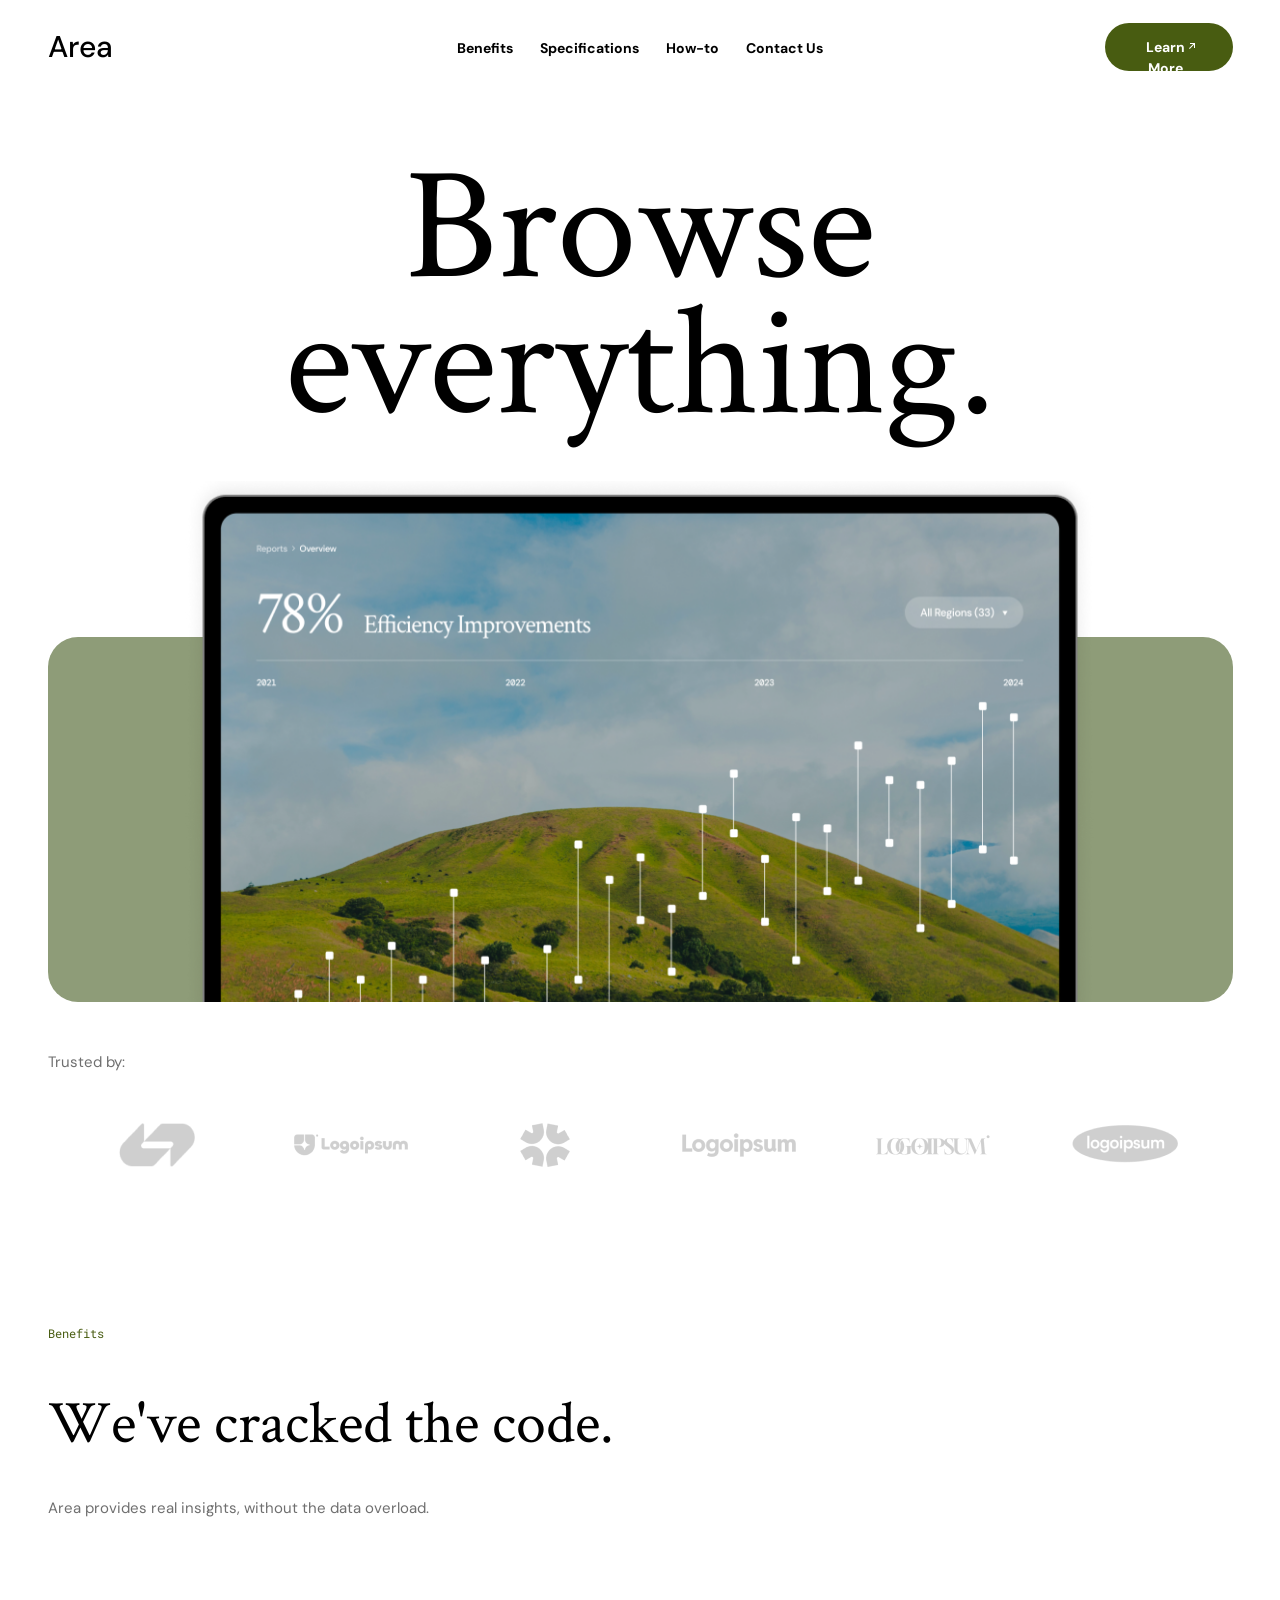
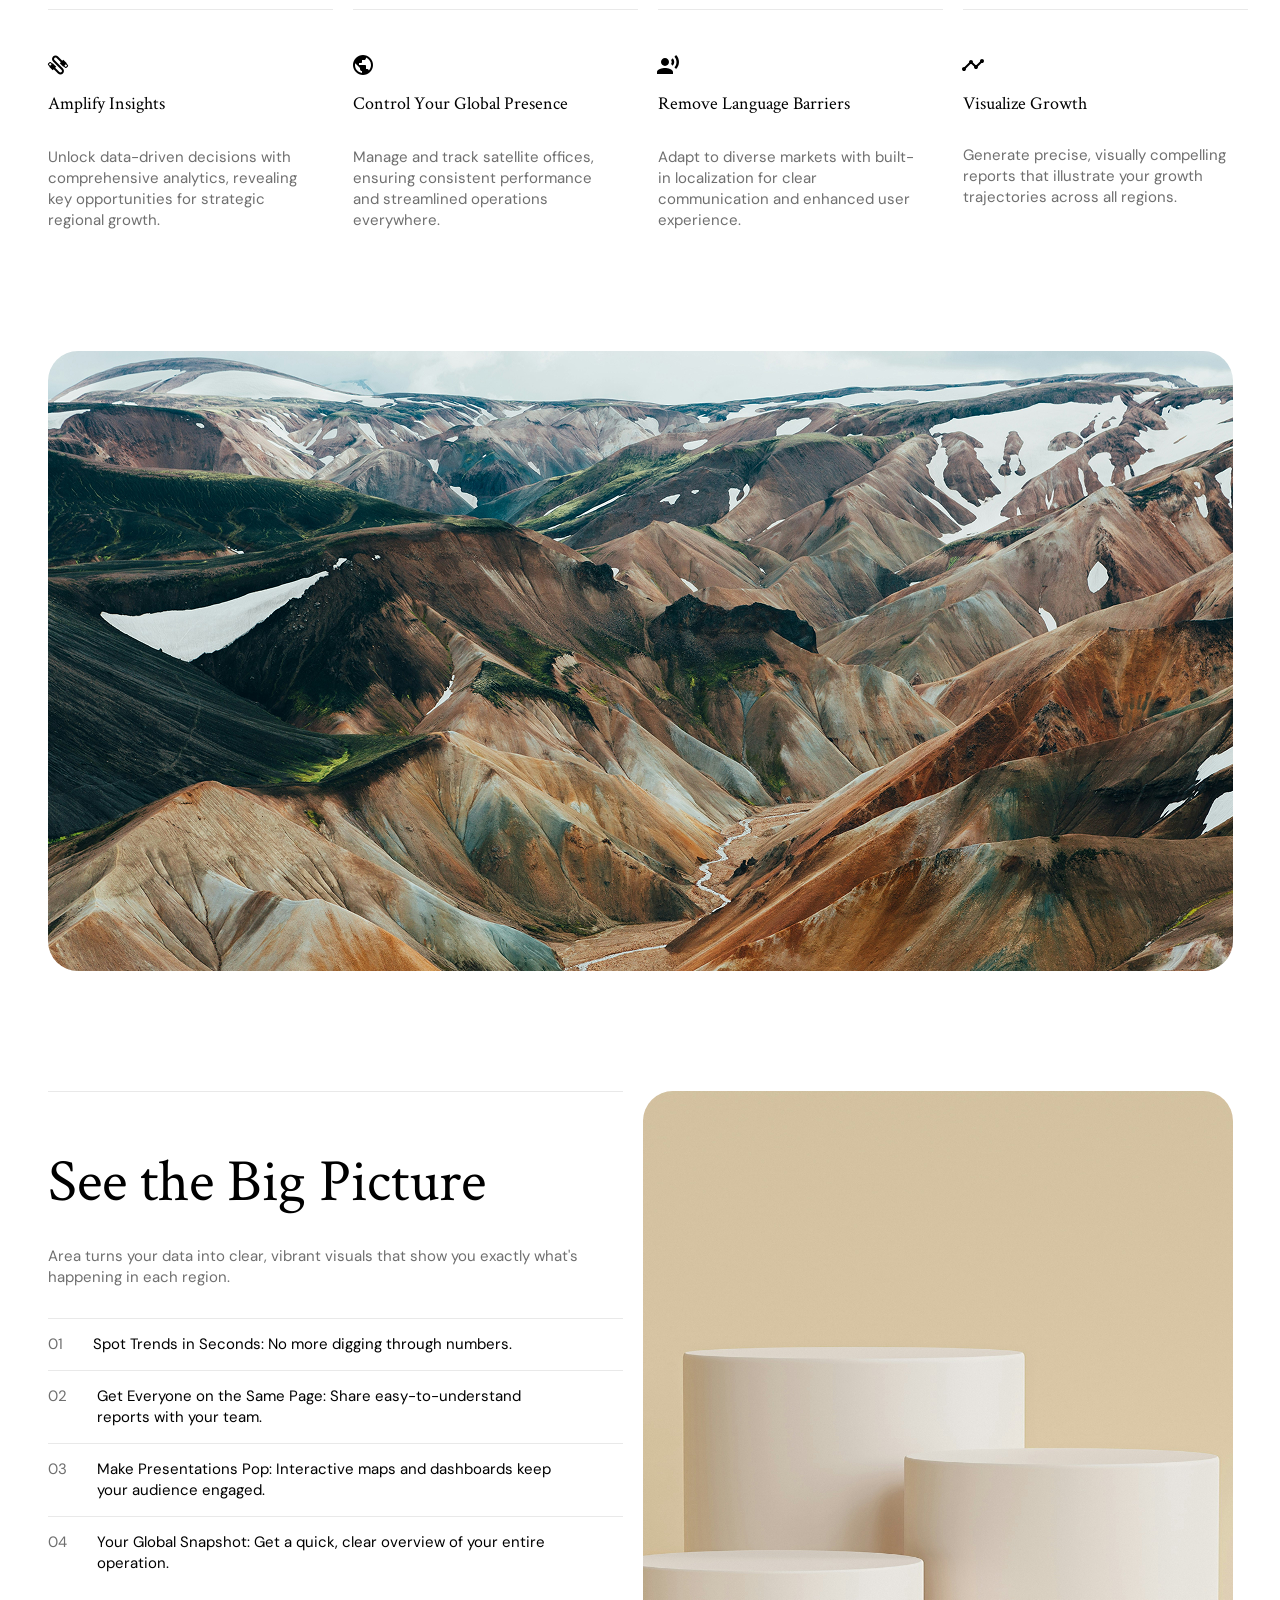
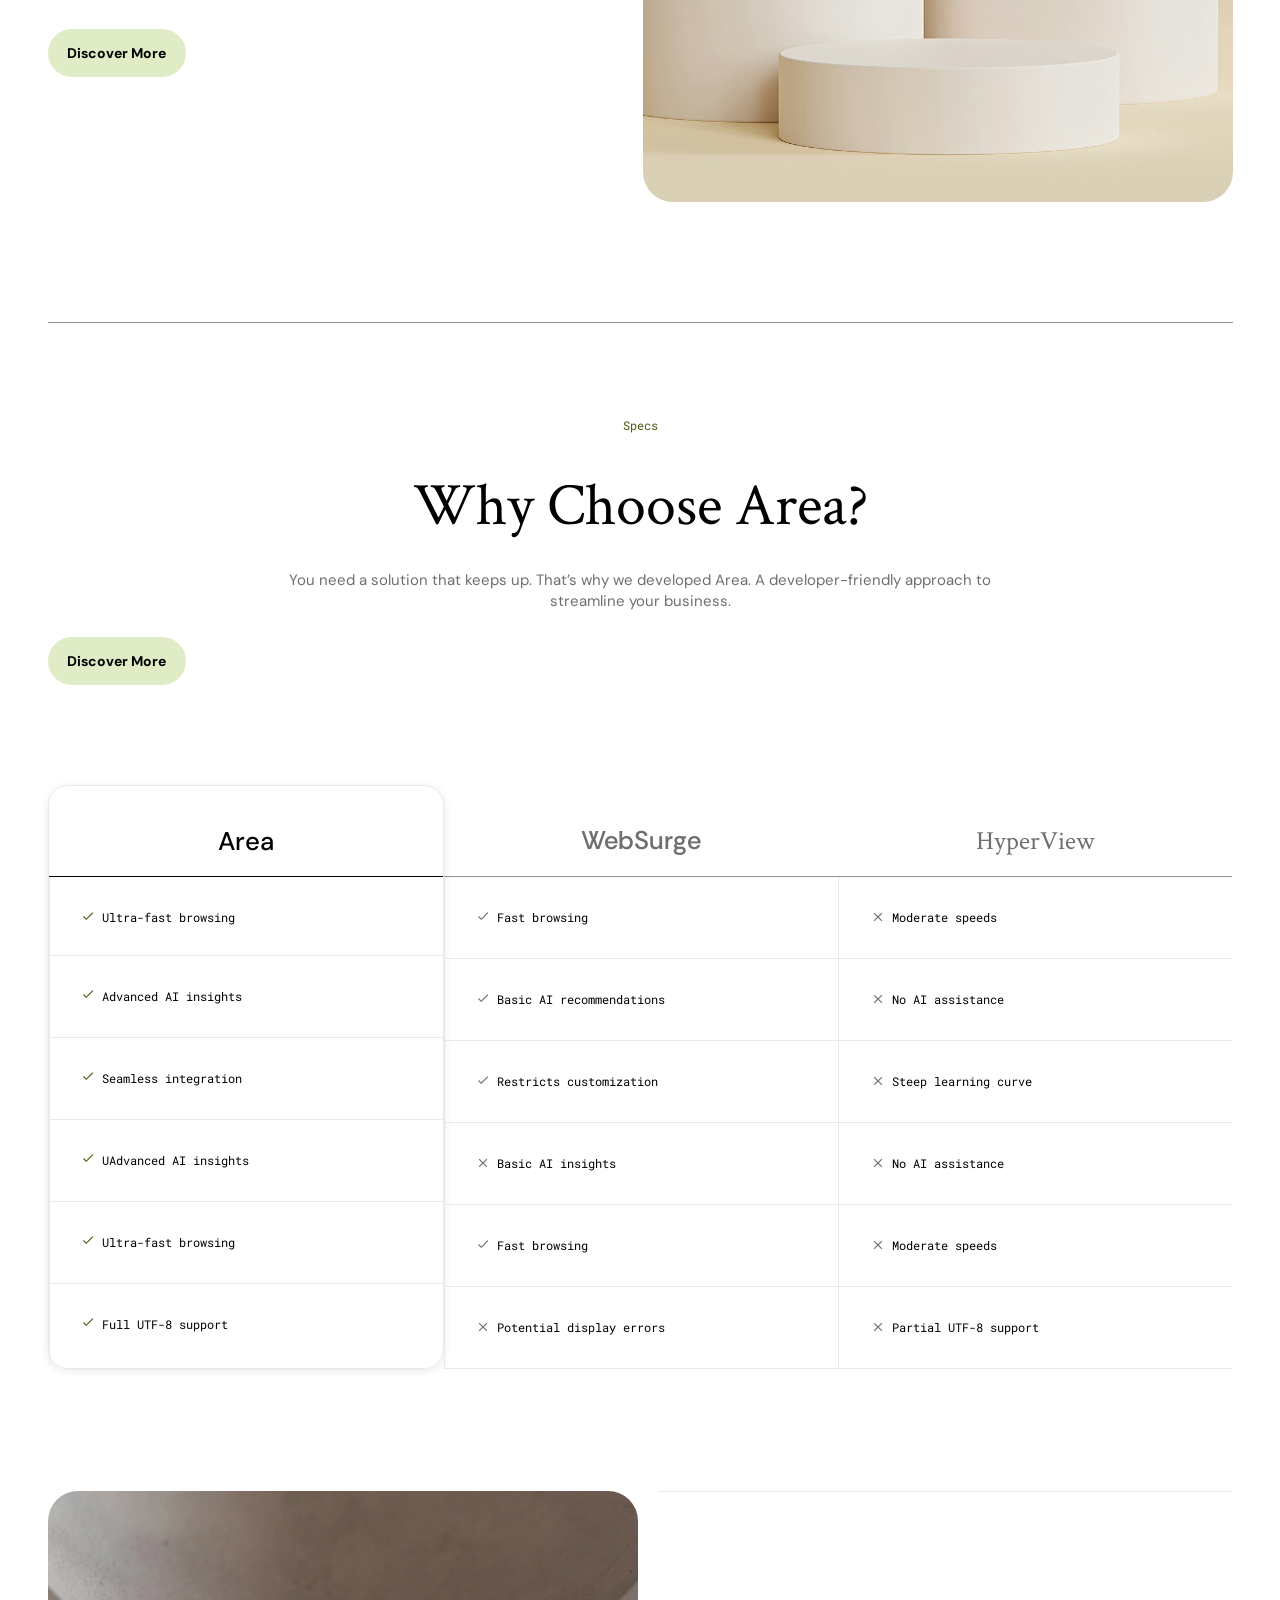
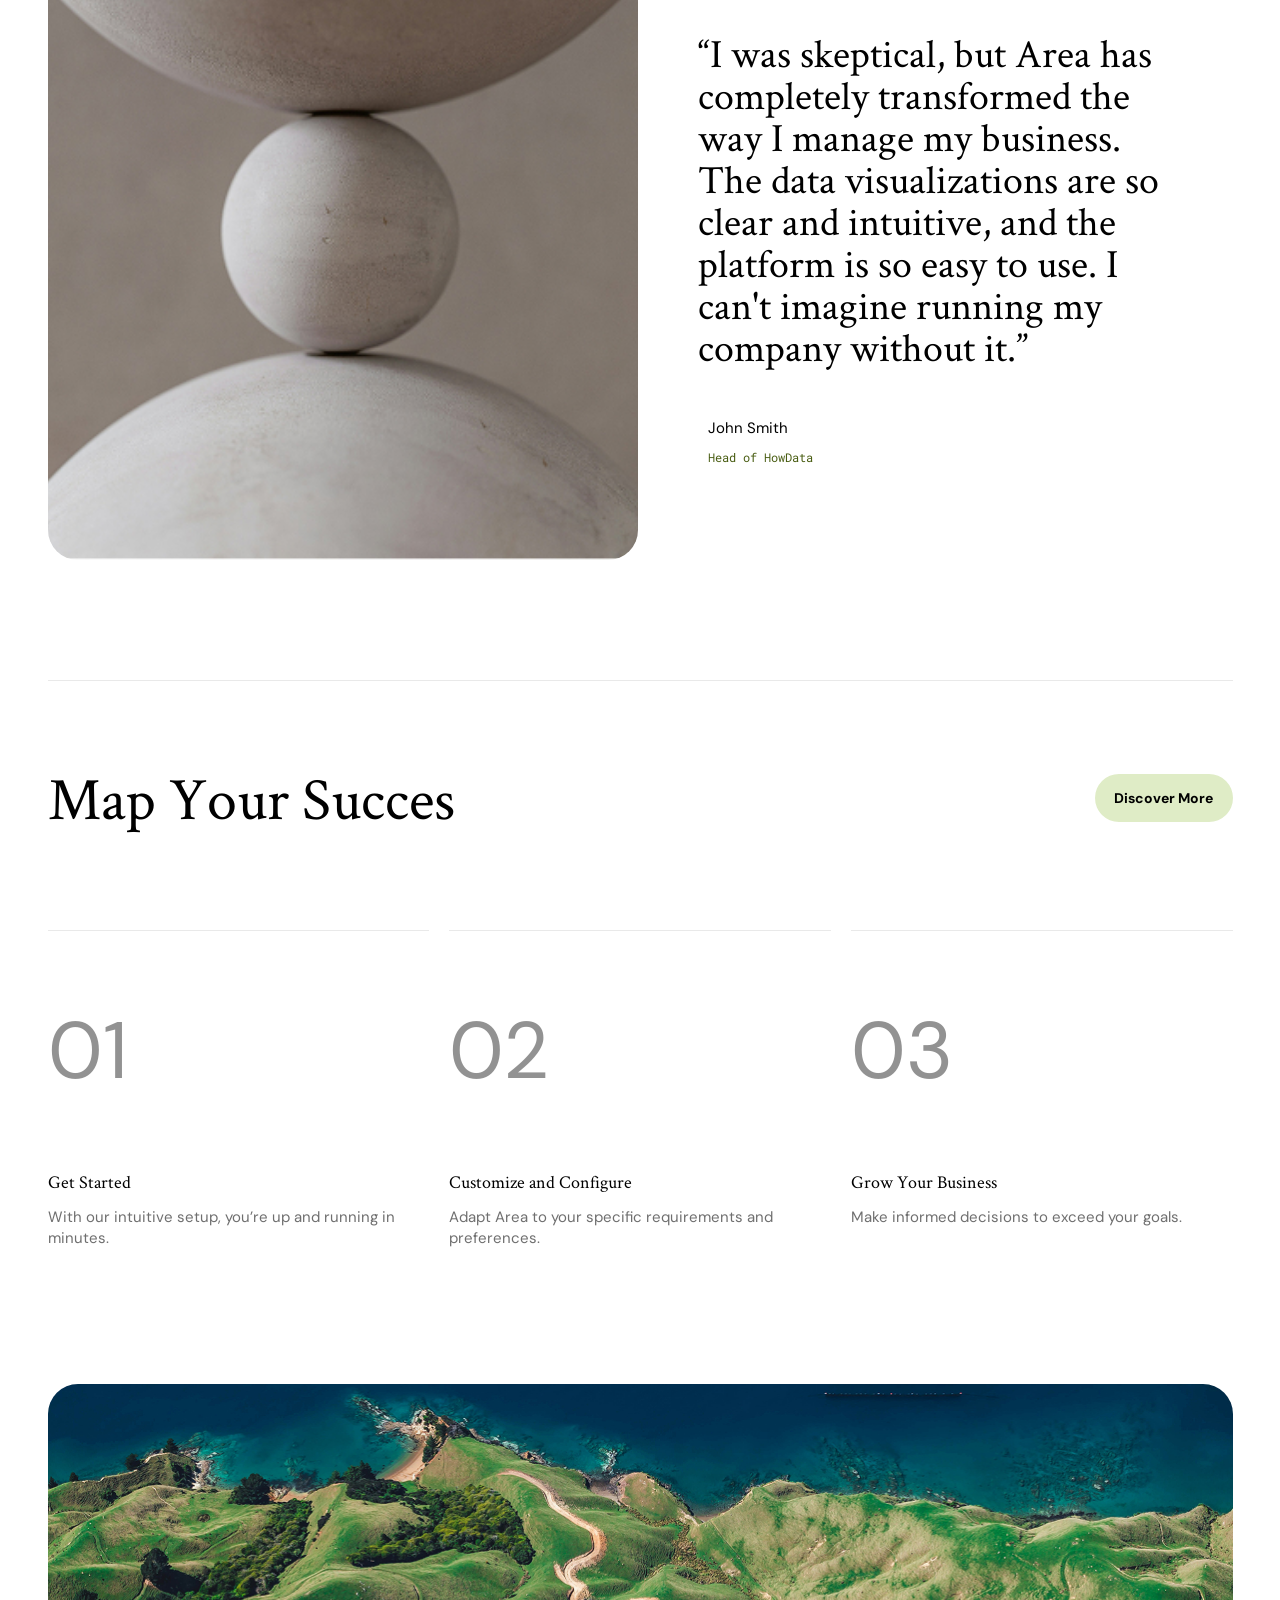
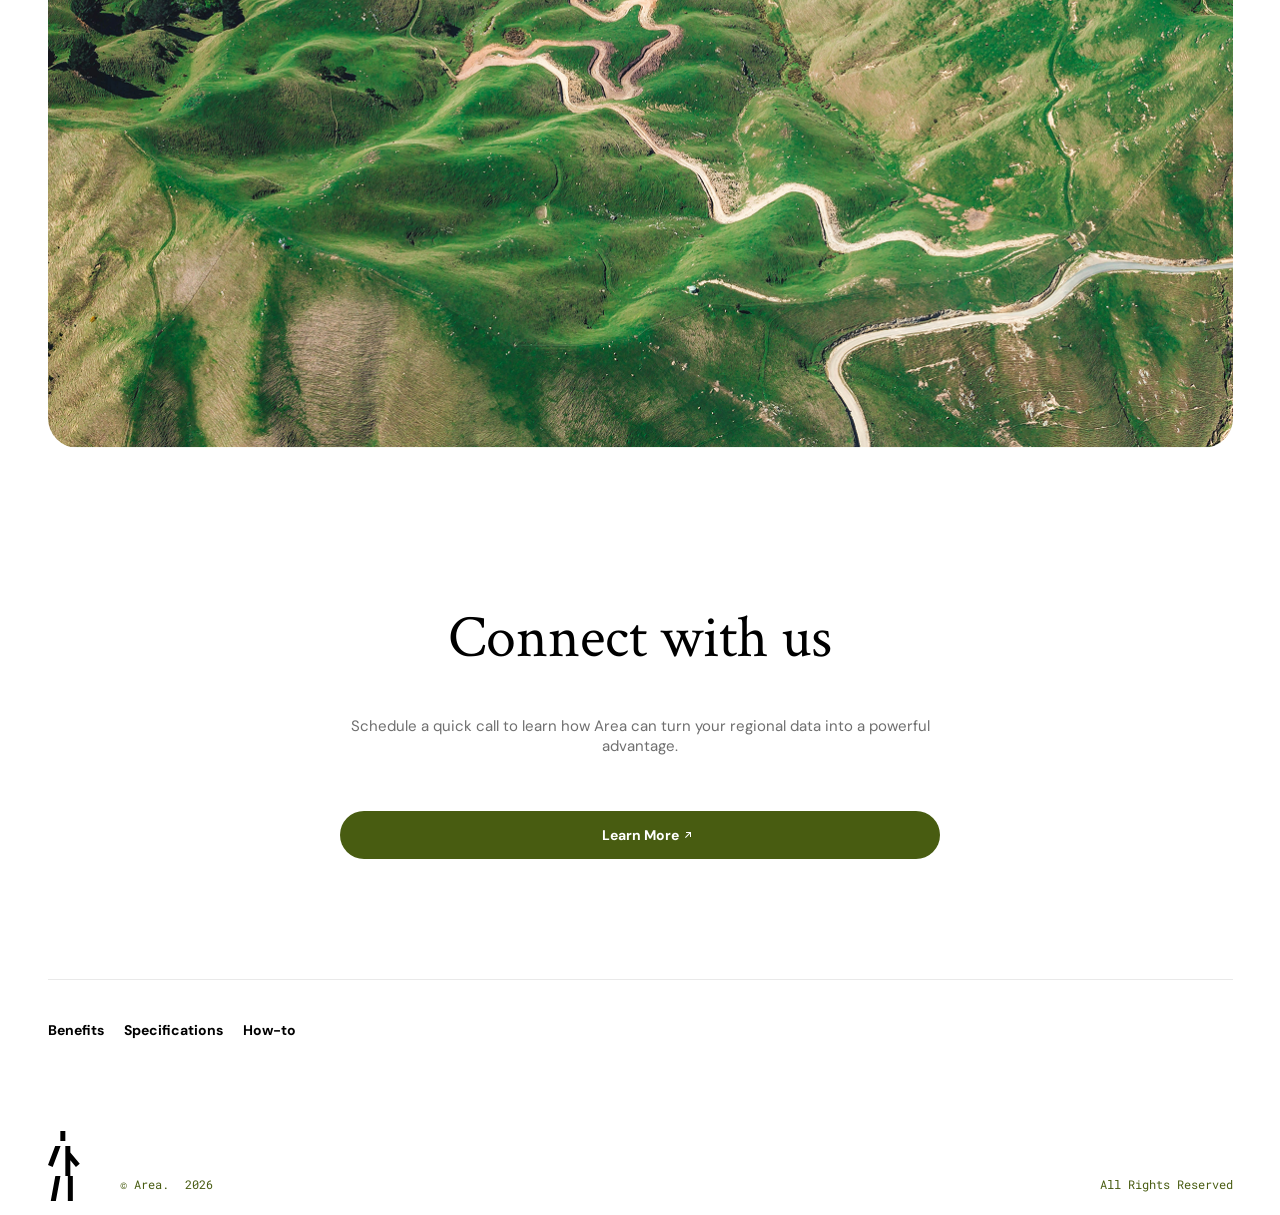
<file: index.html>
<!DOCTYPE html>
<html lang="en">

<head>
  <meta charset="UTF-8">
  <meta name="viewport" content="width=device-width, initial-scale=1.0">
  <title>Area</title>
  <link rel="stylesheet" href="css/fonts.css">
  <link rel="stylesheet" href="css/style.css">
  <link rel="stylesheet" href="css/reset.css">


</head>

<body>
  <div class="wrapper">
    <header class="header component">
      <section class="header-top">
        <div class="overlay" id="headerOverlay"></div>
        <div class="container">
          <article class="header-top--inner" id="headerTopInner">
            <section class="header-top--logo"><a href="/">Area</a></section>
            <nav class="header-top--nav" id="headerNav">
              <ul class="header-top--nav-list">
                <li class="header-top--nav-list--item" id="linkBenefits">
                  <a href="#benefits">Benefits</a>
                </li>
                <li class="header-top--nav-list--item" id="linkSpecifications">
                  <a href="#specs">Specifications</a>
                </li>
                <li class="header-top--nav-list--item" id="linkHow-to">
                  <a href="#steps">How-to</a>
                </li>
                <li class="header-top--nav-list--item" id="linkContactUs">
                  <a href="#contact">Contact Us</a>
                </li>
              </ul>
            </nav>
            <section class="header-top--btn btn" >
              <a href="#" class="header-top--btn-link link">Learn More</a>
            </section>
            <button class="header-top--burger" id="header-top--burger">
              <div class="header-top--burger-line header-top--burger-line1"></div>
              <div class="header-top--burger-line header-top--burger-line2"></div>
              <div class="header-top--burger-line header-top--burger-line3"></div>
            </button>
          </article>
        </div>
      </section>
      <section class="header-body">
        <div class="container">
          <article class="header-body--inner">
            <h1 class="header-body--title component">Browse everything.</h1>
            <section class="header-body--content">
              <picture class="header-body--picture component">
                <source media="(max-width: 745px)" srcset="images/iPhone.png">

                <img class="header-body--content-image" src="images/Ipad.png" alt="Efficency Improvements">
              </picture>
              <div class="header-body--content-color--block"></div>
            </section>
            <section class="header-body--company">
              <p class="header-body--company-paragraph paragraph">Trusted by:</p>
              <ul class="header-body--company-list">
                <li class="header-body--company-list--item"><img class="header-body--company-list--item-img"
                    src="images/Logo1.png" alt="Company"></li>
                <li class="header-body--company-list--item"><img class="header-body--company-list--item-img"
                    src="images/Logo2.png" alt="Company"></li>
                <li class="header-body--company-list--item"><img class="header-body--company-list--item-img"
                    src="images/Logo3.png" alt="Company"></li>
                <li class="header-body--company-list--item"><img class="header-body--company-list--item-img"
                    src="images/Logo4.png" alt="Company"></li>
                <li class="header-body--company-list--item"><img class="header-body--company-list--item-img"
                    src="images/Logo5.png" alt="Company"></li>
                <li class="header-body--company-list--item"><img class="header-body--company-list--item-img"
                    src="images/Logo6.png" alt="Company"></li>

              </ul>
            </section>
          </article>
        </div>

      </section>
    </header>
    <main class="main">
      <section class="benefits component" id="benefits">
        <div class="container">
          <article class="benefits-inner">
            <p class="benefits-caption caption">Benefits</p>
            <h2 class="benefits-title">We've cracked the code.</h2>
            <p class="benefits-paragraph paragraph">Area provides real insights, without the data overload.</p>
            <ul class="benefits-list">
              <li class="benefits-list--item">
                <h3 class="benefits-list--item-title" id="benefitsIcon1">Amplify Insights</h3>
                <p class="benefits-list--item-paragraph paragraph">Unlock data-driven decisions with comprehensive
                  analytics,
                  revealing key opportunities for strategic regional growth.</p>
              </li>
              <li class="benefits-list--item">

                <h3 class="benefits-list--item-title" id="benefitsIcon2">Control Your Global Presence</h3>
                <p class="benefits-list--item-paragraph paragraph">Manage and track satellite offices, ensuring
                  consistent
                  performance and streamlined operations everywhere.</p>
              </li>
              <li class="benefits-list--item">
                <h3 class="benefits-list--item-title" id="benefitsIcon3">Remove Language Barriers</h3>
                <p class="benefits-list--item-paragraph paragraph" id="benefits-list--item-paragraph3">Adapt to diverse
                  markets with built-in localization for clear
                  communication and enhanced user experience.</p>
              </li>
              <li class="benefits-list--item">
                <h3 class="benefits-list--item-title" id="benefitsIcon4">Visualize Growth</h3>
                <p class="benefits-list--item-paragraph paragraph" id="benefits-list--item-paragraph4">Generate precise,
                  visually compelling reports that illustrate
                  your growth trajectories across all regions.</p>
              </li>
            </ul>
            <section class="benefits-block"><img class="benefits-block--image" src="images/mountains.jpg"
                alt="mountains"></section>
            <section class="benefits-content component">
              <article class="benefits-content--text">
                <h2 class="benefits-content--text-title">See the Big Picture</h2>
                <p class="benefits-content--text-paragraph paragraph">Area turns your data into clear, vibrant visuals
                  that show you
                  exactly what's happening in each region.</p>
                <ul class="benefits-content--text-list">
                  <li class="benefits-content--text-list--item">
                    <p class="benefits-content--text-list--item-number paragraph">01</p>
                    <p class="benefits-content--text-list--item-sentence">
                      Spot Trends in Seconds: No more digging through numbers.
                    </p>
                  </li>
                  <li class="benefits-content--text-list--item">
                    <p class="benefits-content--text-list--item-number paragraph">02</p>
                    <p class="benefits-content--text-list--item-sentence">
                      Get Everyone on the Same Page: Share easy-to-understand reports with your team.
                    </p>
                  </li>
                  <li class="benefits-content--text-list--item">
                    <p class="benefits-content--text-list--item-number paragraph">03</p>
                    <p class="benefits-content--text-list--item-sentence">
                      Make Presentations Pop: Interactive maps and dashboards keep your audience engaged.
                    </p>
                  </li>
                  <li class="benefits-content--text-list--item">
                    <p class="benefits-content--text-list--item-number paragraph">04</p>
                    <p class="benefits-content--text-list--item-sentence">
                      Your Global Snapshot: Get a quick, clear overview of your entire operation.
                    </p>
                  </li>
                </ul>
                <div class="benefits-content--text-btn btn"><a class="benefits-content--text-btn--link link"
                    href="#">Discover More</a></div>
              </article>
              <div class="benefits-content--block"><img class="benefits-content--block-image" src="images/cylinders.jpg"
                  alt="cylinders"> </div>
            </section>
          </article>
        </div>
      </section>
      <section class="specs component" id="specs">
        <div class="container">
          <article class="specs-inner">
            <p class="specs-caption caption">Specs</p>
            <h2 class="specs-title">Why Choose Area?</h2>
            <p class="specs-paragraph paragraph">You need a solution that keeps up. That’s why we developed Area. A
              developer-friendly approach to streamline your business. </p>
            <div class="specs-btn btn"><a class="specs-btn--link link" href="#">Discover More</a></div>
            <section class="specs-content">
              <ul class="specs-content--list">
                <li class="specs-content--list-item specs-content--list-item--Area">
                  <h3 class="specs-content--list-item--title specs-content--list-item--title-Area">Area</h3>
                  <ul class="specs-content--list-item--list specs-content--list-item--list-Area">
                    <li class="specs-content--list-item--list-item specs-content--list-item--list-item--Area">Ultra-fast
                      browsing</li>
                    <li class="specs-content--list-item--list-item specs-content--list-item--list-item--Area">Advanced
                      AI insights</li>
                    <li class="specs-content--list-item--list-item specs-content--list-item--list-item--Area">Seamless
                      integration</li>
                    <li class="specs-content--list-item--list-item specs-content--list-item--list-item--Area">UAdvanced
                      AI insights</li>
                    <li class="specs-content--list-item--list-item specs-content--list-item--list-item--Area">Ultra-fast
                      browsing</li>
                    <li class="specs-content--list-item--list-item specs-content--list-item--list-item--Area">Full UTF-8
                      support</li>
                  </ul>
                </li>
                <li class="specs-content--list-item specs-content--list-item2">
                  <h3 class="specs-content--list-item--title">WebSurge</h3>
                  <ul class="specs-content--list-item--list">
                    <li class="specs-content--list-item--list-item">Fast browsing</li>
                    <li class="specs-content--list-item--list-item">Basic AI recommendations</li>
                    <li class="specs-content--list-item--list-item">Restricts customization</li>
                    <li class="specs-content--list-item--list-item" id="specs-content--list-item--list-itemNon">Basic AI
                      insights</li>
                    <li class="specs-content--list-item--list-item">Fast browsing</li>
                    <li class="specs-content--list-item--list-item" id="specs-content--list-item--list-itemNon">
                      Potential display errors</li>
                  </ul>
                </li>
                <li class="specs-content--list-item specs-content--list-item3">
                  <h3 class="specs-content--list-item--title">HyperView</h3>
                  <ul class="specs-content--list-item--list">
                    <li class="specs-content--list-item--list-item" id="specs-content--list-item--list-itemNon">Moderate
                      speeds</li>
                    <li class="specs-content--list-item--list-item" id="specs-content--list-item--list-itemNon">No AI
                      assistance</li>
                    <li class="specs-content--list-item--list-item" id="specs-content--list-item--list-itemNon">Steep
                      learning curve</li>
                    <li class="specs-content--list-item--list-item" id="specs-content--list-item--list-itemNon">No AI
                      assistance</li>
                    <li class="specs-content--list-item--list-item" id="specs-content--list-item--list-itemNon">Moderate
                      speeds</li>
                    <li class="specs-content--list-item--list-item" id="specs-content--list-item--list-itemNon">Partial
                      UTF-8 support</li>
                  </ul>
                </li>
              </ul>
            </section>
            <section class="specs-quote component" >
              <div class="specs-quote--block"><img src="images/ball.jpg" class="specs-quote--block-image" alt=""></div>
              <article class="specs-quote--content">
                <blockquote class="specs-quote--blockquote">
                  <p class="specs-quote--blockquote-quote">
                    “I was skeptical, but Area has completely transformed the way I manage my business. The data
                    visualizations are so clear and intuitive, and the platform is so easy to use. I can't imagine
                    running
                    my company without it.”
                  </p>
                </blockquote>
                <p class="specs-quote--blockquote-paragraph paragraph">John Smith</p>
                <p class="specs-quote--blockquote-caption caption">Head of HowData</p>
              </article>
            </section>
          </article>
        </div>
      </section>
      <section class="steps component" id="steps">
        <div class="container">
          <article class="steps-inner">
            <section class="steps-title">
              <h2 class="steps-title--text">Map Your Succes</h2>
              <div class="steps-title--btn btn"><a href="#" class="steps-title--btn--link link">Discover More</a></div>
            </section>
            <ul class="steps-list">
              <li class="steps-list--item">
                <p class="steps-list--item--numb">01</p>
                <h4 class="steps-list--item-title">Get Started</h4>
                <p class="steps-list--item-caption">With our intuitive setup, you’re up and running in minutes.</p>
              </li>
              <li class="steps-list--item">
                <p class="steps-list--item--numb">02</p>
                <h4 class="steps-list--item-title">Customize and Configure</h4>
                <p class="steps-list--item-caption">Adapt Area to your specific requirements and preferences.</p>
              </li>
              <li class="steps-list--item">
                <p class="steps-list--item--numb">03</p>
                <h4 class="steps-list--item-title">Grow Your Business</h4>
                <p class="steps-list--item-caption">Make informed decisions to exceed your goals.</p>
              </li>
            </ul>
            <section class="steps-list--item-block component">
              <img class="steps-list--item-block--img" src="images/beach.jpg" alt="Beach">
            </section>
          </article>
        </div>
      </section>
      <section class="contact component" id="contact">
        <div class="container contact-container">
          <article class="contact-inner">
            <h2 class="contact-title">Connect with us</h2>
            <p class="contact-caption">Schedule a quick call to learn how Area can turn your regional data into a
              powerful advantage.</p>
            <div class="contact-btn btn"><a class="contact-btn--link link" href="#">Learn More</a></div>
          </article>
        </div>
      </section>
    </main>
    <footer class="footer component" >
      <div class="container">
        <article class="footer-inner">
          <nav class="footer-nav">
            <ul class="footer-nav--list">
              <li class="footer-nav--list-item">
                <a href="#benefits" class="footer-nav--list-item--link">Benefits</a>
              </li>
              <li class="footer-nav--list-item">
                <a href="#specs" class="footer-nav--list-item--link">Specifications</a>
              </li>
              <li class="footer-nav--list-item">
                <a href="#steps" class="footer-nav--list-item--link">How-to</a>
              </li>
            </ul>
          </nav>
          <section class="footer-text">
            <a class="footer-text--logo" href="#top"><img src="images/icons/Logo.svg" alt=""></a>
            <p class="footer-text--copyright">© Area. </p>
            <p class="footer-text--copyright footer-text--copyright2">2026</p>
            <p class="footer-text--rights">All Rights Reserved</p>
          </section>
        </article>
      </div>
    </footer>
  </div>

</body>
  <script src="scripts/main.js" defer></script>
</html>
</file>
<file: css/fonts.css>
:root {
  --font-family: "Crimson Text", serif;
  --second-family: "DMSans-Regular", sans-serif;
  --third-family: "RobotoMono", sans-serif;
  --fourth-family: "DMSans-Bold", sans-serif; 
  --fifth-family: "DMSans-Medium", sans-serif;
  --sixth-family:"RedditMono", sans-serif;
  --seventh-family:"RethinkSans", sans-serif;
}

@font-face {
  font-family: 'Crimson Text';   /* явно, как в :root */
  font-weight: 400;
  font-style: normal;
  src: local('☺'),    
       url('../fonts/CrimsonText-Regular.woff2') format('woff2'),
       url('../fonts/CrimsonText-Regular.woff') format('woff'),
       url('../fonts/CrimsonText-Regular.otf') format('opentype');
  font-display: swap;
}

@font-face {
  font-family: "DMSans-Regular";
  font-weight: 400;
  font-style: normal;
  src: local('☺'),    
       url('../fonts/DMSans-Regular.woff') format('woff2'),
       url('../fonts/DMSans-Regular.woff') format('woff');
  font-display: swap;
}
@font-face {
  font-family: "DMSans-Medium";
  font-weight: 500;
  font-style: normal;
  src: local('☺'),    
       url('../fonts/DMSans-Medium.woff2') format('woff2'),
       url('../fonts/DMSans-Medium.woff') format('woff');
  font-display: swap;
}
@font-face {
  font-family: "DMSans-Bold";
  font-weight: 700;
  font-style: normal;
  src: local('☺'),    
       url('../fonts/DMSans-Bold.woff2') format('woff2'),
       url('../fonts/DMSans-Bold.woff') format('woff');
  font-display: swap;
}

@font-face {
  font-family: "RobotoMono";
  font-weight: 400;
  font-style: normal;
  src: local('☺'),    
       url('../fonts/RobotoMono-Regular.woff2') format('woff2'),
       url('../fonts/RobotoMono-Regular.woff') format('woff'),
       url('../fonts/RobotoMono-Regular.otf') format('opentype');
  font-display: swap;
}
@font-face {
  font-family: "RedditMono";
  font-weight: 500;
  font-style: normal;
  src: local('☺'),    
       url('../fonts/RedditMono-Medium.woff2') format('woff2'),
       url('../fonts/RedditMono-Medium.woff') format('woff');
  font-display: swap;
}
@font-face {
  font-family: "RethinkSans";
  font-weight: 500;
  font-style: normal;
  src: local('☺'),    
       url('../fonts/RethinkSans-Medium.woff2') format('woff2'),
       url('../fonts/RethinkSans-Medium.woff') format('woff');
  font-display: swap;
}
</file>
<file: css/style.css>
html{
  font-size: 15px;
  font-family: var(--font-family);
  line-height: 140%;
  letter-spacing: -0.5%;
  scroll-behavior: smooth;

}
.overlay{
  z-index: -100;
  background-color: #000;
  width: 100vw;
  height: 100vh;
  position: fixed;
  opacity: 0;
  top: 0;
  left: 0;
}
.component{
  opacity: 0;
  transition:  0.6s ease-out;
}
.component.visible{
  opacity: 1;
}

.wrapper{
  min-height: 100vh;
}

.container{
  margin: 0 auto;
  max-width: 79rem;
  padding: 0 25px;
}

.btn{
  border-radius: 2rem;
  background-color: #485C11;
  width: 128px;
  height: 48px;
  text-align: center;
  display: flex;
  justify-content: center;
  transition: .3s;
}
.btn:hover{
  background-color: #8E9C78;
}
.paragraph{
  color: #6F6F6F;
  font-family: var(--second-family);
}
.caption{
  font-size:12px;
  color: #485C11;
  font-family: var(--third-family);
  font-weight: 400;
}
.link{
  padding: 14px 18px;
  position:relative;
  transition: .3s;
  letter-spacing: -2.5%;
  font-family: var(--fourth-family);
  font-size: 14px;
  letter-spacing: -2.5%;
  font-weight: bold;
}
/* ------------------------- */


.header-top--inner{
  display: flex;
  justify-content: space-between;
  align-items: center;
  margin-top: 1rem;
  position: relative;
  margin-top: 1.5rem;
}

.header-top--logo{
  font-family: var(--fifth-family);
  font-weight: medium;
  font-size: 30px;
  line-height: 120%;
  letter-spacing: -5%;
}

.header-top--nav{
  border-radius: 30px;
  position: fixed;
  top: 2.35%;
  right: 50%;                 /* сдвигаем левый край в центр */
  transform: translateX(50%);
  z-index: 5;
  padding: 3px 30px;
  backdrop-filter: blur(15px);
  min-width: 353px;
}

.header-top--nav-list{
  display: flex;
  gap: 1.8rem;
  font-family: var(--fourth-family);
  font-size: 14px;
  font-weight: bold;
  letter-spacing: -2.5%;
}

.header-top--nav-list--item{
  transition: .3s;
}
.header-top--nav-list--item:hover{
  opacity: 0.6;
}

.header-top--btn-link{
  padding: 14px 24px;
  color: #ffffff;
  margin-right: 6px;
}
#mobileBtn{
  display: none;
}

.header-top--btn-link::after{
  content: "";
  display: inline-block;
  width: 7px;
  height: 20px;
  background-image: url("../images/icons/Arrow.svg");
  background-repeat: no-repeat;
  margin-left: 6px; 
  top: 29%;
  position: absolute;
  transition: .3s;
}
.header-top--btn-link:hover::after{
  top: 21%;
}
.header-top--burger{
  display: none;
  border: none;
  width:40px;
  height: 40px;
  flex-direction: column;
  justify-content: space-between;
  align-items: center;
  padding: 12px 3px;
  background-color: #ffffff;
  cursor: pointer;
  transition: .3s;
  border-radius: 20px;
  right: 33px;
  position: fixed;
}
.header-top--burger-line{
  width: 18px;
  border-radius: 1px;
  height: 2px;
  background-color: #000;
  transition: 0.4s ease;
  transform-origin:center ;
}

.active .header-top--burger-line1{
  transform: rotate(45deg) translate( 5px,5px);
  width: 24px;
}
.active .header-top--burger-line2{
  transform: scale(0);
}
.active .header-top--burger-line3{
  transform: rotate(-45deg) translate(5px, -4px);
  width: 24px;
}



.header-body{
  padding-bottom: 8.66rem;
}

.header-body--title{
  text-align: center;
  font-size: 160px;
  font-weight: 400;
  line-height: 85%;
  letter-spacing: -5%;
  margin: 80px 0 58px 0;
  transition: 1.5s;
}
.header-body--title.component{
  transform: translateY(0.5rem);
}
.header-body--title.component.visible{
  transform: translateY(0);
}
.header-body--content{
  display: flex;
  width: auto;
  height: 24rem;
  padding-top: clamp(3rem,12vw,12rem);
  position: relative;
  overflow: hidden;
  margin-bottom: 50px;
  justify-content: center;
  align-items: center;
  padding-bottom: 0.5rem;
}

.header-body--content-image{

  width: clamp(650px, 68vw, 900px);
  height: clamp(453px, 58vw, 650px);
  transform: scale(1.05);

}
.header-body--picture{
  transition: 1.5s;
}
.header-body--picture.component{
  transform: translateY(5rem);
}
.header-body--picture.component.visible{
  transform: translateY(0);
}

.header-body--content-color--block{
  position: absolute;
  height: 24.3rem;
  background-color: #8E9C78;
  border-radius: 30px;
  width: 100%;
  z-index: -1;
  bottom: 0;
}

.header-body--company-list{
  display: flex;
  justify-content: center;
  gap: 40px 80px;
  align-items: center;
  margin-top: 50px;
  flex-wrap: wrap;
}

.header-body--company-list--item{
  cursor: pointer;
  transition: .3s;
  max-height: 44px;         /* ограничиваем высоту, ширина авто */
  width: auto;
}
.header-body--company-list--item:hover{
  filter: invert(2);
}

/* ----------  Benefits  -------------- */
.benefits{
  margin-bottom: 120px;
}

.benefits-title{
  font-size: 60px;
  line-height: 90%;
  letter-spacing: -3%;
  font-weight: 400;
  margin: 50px 0;
}


.benefits-list{
  display: grid;
  justify-content: space-between;
  margin-top: 6rem;
  padding-left: 0;
  margin-bottom: 7rem;
  gap: 20px;
  grid-template-columns: repeat(4, 1fr); 
}

.benefits-list--item{
  border-top: 1px rgba(111,111,111, 0.15) solid;
  padding-top: 4rem;
  box-sizing: border-box;
  min-width:285px;
  
}

.benefits-list--item-title{
  font-size: 18px;
  line-height: 100%;
  letter-spacing: -3%;
  font-weight: 400;
  position: relative;
  margin: 24px 0 20px 0;
}

.benefits-list--item-title::before{
  content: "";
  width: 28px;
  height: 28px;
  background-image: url('../images/icons/Cable\ icon.svg');
  background-repeat: no-repeat;
  display: inline-block;
  position: absolute;
  bottom: 24px;
  left: 2%;
  transform: scale(1.5);
}

#benefitsIcon2::before{
  content: "";
  width: 28px;
  height: 28px;
  background-image: url('../images/icons/Earth\ icon.svg');
  background-repeat: no-repeat;
  display: inline-block;
  position: absolute;
  bottom: 24px;
  left: 2%;
  transform: scale(1.5);
}

#benefitsIcon3::before{
  content: "";
  width: 28px;
  height: 28px;
  background-image: url('../images/icons/Account\ icon.svg');
  background-repeat: no-repeat;
  display: inline-block;
  position: absolute;
  bottom: 24px;
  left: 2%;
  transform: scale(1.5);
}

#benefitsIcon4{
  margin-bottom: 18px;
}
#benefitsIcon4::before{
  content: "";
  width: 28px;
  height: 28px;
  background-image: url('../images/icons/Chart\ icon.svg');
  background-repeat: no-repeat;
  display: inline-block;
  position: absolute;
  bottom: 24px;
  left: 2%;
  transform: scale(1.5);
}
.benefits-list--item-paragraph{
  display: inline-block;
  padding-right:20px ;
}


.benefits-block{
  width: auto;
  max-height: 620px;
  border-radius: 30px;
  display: flex;
  justify-content: center;
  overflow: hidden;
  margin-bottom: 120px;
}

.benefits-content{
  display: flex;
  gap: 20px;
}

.benefits-content--text{
  border-top: 1px rgba(111,111,111, 0.15) solid;
  max-width: 590px;
}

.benefits-content--text-title{
  font-size: 60px;
  line-height: 90%;
  letter-spacing: -3%;
  margin: 60px 0 40px 0;
}
.benefits-paragraph{
  margin: 40px 0;
}
.benefits-content--text-list{
  margin-top: 2rem;
}
.benefits-content--text-list--item{
  display: flex;
  gap: 30px;
  border-top: 1px rgba(111,111,111, 0.15) solid;

}
.benefits-content--text-list--item-number{
  display: inline-block;
}

.benefits-content--text-list--item-sentence{
  display: inline-block;
  font-family: var(--second-family);
  max-width: 460px;
}

.benefits-content--text-btn{
  background-color: #DFECC6;
  width: 138px;
  height: 48px;
  margin-top: 2.66rem;
}

.benefits-content--block{
  border-radius: 30px;
  display: flex;
  overflow: hidden;
  max-width: 590px;
  max-height: 711px;
  position: relative;
  justify-content: center;
}

/* --------------------- Specs ------------------------ */
.specs-inner{
  border-top: 1px #929292 solid;
  padding-top: 80px;
}

.specs-caption {
  text-align: center;
}

.specs-title{
  text-align: center;
  font-size: 60px;
  letter-spacing: -3%;
  line-height: 90%;
  margin: 40px 0;
}

.specs-paragraph{
  text-align: center;
  max-width: 720px;
  display: inline-block;
  margin: 0 20%;
}

.specs-btn{
  background-color: #DFECC6;
  width: 138px;
  height: 48px;
  margin-top: 1.66rem;
  justify-self: center;
}


.specs-content--list{
  display: flex;
  justify-content: center;
  margin-top: 100px;
  margin-bottom: 122px;
}

.specs-content--list-item{
  justify-self: center;
  width: 100%;
}
.specs-content--list-item--Area{
  border: solid 1px #E9E9E9;
  border-radius: 20px;
  box-shadow: 0px 2px 8px #E9E9E9;
}

.specs-content--list-item--title{
  display: inline-block;
  border-bottom: 1px #929292 solid;
  text-align: center;
  line-height: 120%;
  letter-spacing: -8%;
  font-size: 25.71px;
  color: #6F6F6F;
  width: 100%;
  padding: 40px 0 20px 0;
}

.specs-content--list-item--title-Area{
  border-bottom: 1px #000 solid;
  font-family: var(--fifth-family);
  color: #000000;
  padding-bottom: 19px;
}
.specs-content--list-item2{
  font-family: var(--seventh-family);
}
.specs-content--list-item3{
  font-family: var(--six-family);
}


.specs-content--list-item--list-item{
  padding: 2rem 3.5rem;
  font-family: var(--third-family);
  font-size: 12px;
  letter-spacing: -1%;
  border-bottom: 1px #E9E9E9 solid;
  border-left: 1px #E9E9E9 solid;
  position: relative;
}
.specs-content--list-item--list-item::before{
  content: "";
  display: inline-block;
  width: 14px;
  height: 14px;
  mask-image: url('../images/icons/Check\ icon.svg');
  mask-size: contain;
  mask-repeat: no-repeat;
  position: absolute;
  left: 8%;
  background-color: #6F6F6F;
  top: 39%;
}

.specs-content--list-item--list-item--Area::before{
  background-color: #485C11;
}
.specs-content--list-item--list-item--Area:first-child::before{
  top: 41%;
}
#specs-content--list-item--list-itemNon::before{
  mask-image: url('../images/icons/Close\ icon.svg');
  top: 40%;
}

.specs-content--list-item--list-item--Area:first-child{
  padding-bottom: 1.78rem;
}
.specs-content--list-item--list-item--Area:last-child{
  border-bottom: 0px #E9E9E9 solid;
}

.specs-quote{
  display: flex;
  gap: 20px;
  
}

.specs-quote--block{
  border-radius: 30px;
  display: flex;
  overflow: hidden;
  max-width: 590px;
  height: 669px;
  position: relative;
  justify-content: center;
}
.specs-quote--content{
  max-width: 590px;
  display: flex;
  flex-direction: column;
  border-top: 1px #E9E9E9 solid;
}
.specs-quote--blockquote{
  margin-top: 100px;
  margin-bottom: 0;
}
.specs-quote--blockquote-quote{
  font-size: 40px;
  line-height: 105%;
  letter-spacing: -4%;
  max-width: 540px;
  margin-bottom: 35px;
}

.specs-quote--blockquote-paragraph{
  display: inline-block;
  margin-left: 50px;
  margin-bottom: 4px;
  color: #000;
}
.specs-quote--blockquote-caption{
  display: inline-block;
  margin-left: 50px;
  margin-top: 4px;
}

/* -------------------------------------- steps -------------------------------------------- */

.steps {
  margin-top: 120px;
  margin-bottom: 40px;
}

.steps-title {
  display: flex;
  justify-content: space-between;
  align-items: center;
  height: 234px;
  border-top: 1px solid rgb(233, 233, 233);
}

.steps-title--text {
  text-align: center;
  font-size: 60px;
  letter-spacing: -3%;
  line-height: 90%;
  padding: 40px 0px;
}

.steps-title--btn {
  background-color: rgb(223, 236, 198);
  width: 138px;
  height: 48px;
  justify-self: center;

}

.steps-list {
  display: flex;
  gap: 20px;
  width: 100%;
  margin-bottom: 120px;
  overflow-x: auto;
}

.steps-list--item{
  border-top: 1px solid rgb(233, 233, 233);
  font-family: var(--second-family);
  color: #929292;
  flex: 2 ;
  min-width: 210px;
}
.steps-list--item--numb{
  font-size: 80px;
  letter-spacing: -4%;
  color: #929292;
  line-height: 100%;
}

.steps-list--item-title{
  font-size: 18px;
  font-family: var(--font-family);
  letter-spacing: -3%;
  color: #000;
  max-width: 360px;
}

.steps-list--item-caption{
  color: #6F6F6F;
  max-width: 360px;
}
.specs-quote--block{
  border-radius: 30px;
  display: flex;
  overflow: hidden;
  max-width: 590px;
  height: 669px;
  position: relative;
  justify-content: center;
}

.steps-list--item-block {      /* Needed for absolute positioning of the inner div */
  border-radius: 30px;
  max-width: 1200px;
  height: 664px;               /* Give the section a fixed height (or use min-height) */
  overflow: hidden; 
  position: relative;
  justify-content: center;  
  display: flex;    /* Ensures the border-radius clips the image */
}



/* ---------------- Contact ------------------ */

.contact-inner{
  max-width: 600px;
  margin: 0 auto;
  padding: 120px 0 ;
  text-align: center;
  gap: 40px;
  display: flex;
  flex-direction: column;
}
.contact-title{
  font-size: 60px;
  line-height: 90%;
  letter-spacing: -3%;
}
.contact-caption{
  line-height: 130%;
  letter-spacing: -1%;
  font-family: var(--second-family);
  color: #6F6F6F;
}
.contact-btn{
  width: 100%;
  cursor: pointer;
}
.contact-btn--link{
  color: #ffffff;
  padding: 14px auto;
  width: 86px;
}
.contact-btn--link::after{
  content: "";
  display: inline-block;
  width: 7px;
  height: 20px;
  background-image: url("../images/icons/Arrow.svg");
  background-repeat: no-repeat;
  margin-left: 6px; 
  top: 29%;
  position: absolute;
  transition: .3s;
}

/* -----------------  footer --------------------- */

.footer-inner{
  border-top: 1px solid rgb(233, 233, 233);
}
.footer-nav--list{
  display: flex;
  gap: 20px;
  margin-top: 40px;
}

.footer-nav--list-item{
  font-family: var(--fourth-family);
  font-weight: bold;
  letter-spacing: -2.5%;
  font-size: 14px;
}

.footer-nav--list-item:hover{
  text-decoration: underline;
}

.footer-text{
  display: flex;
  color: #485C11;
  font-family: var(--third-family);
  font-size: 12px;
  letter-spacing: -1%;
  margin-top: 90px;
  position: relative;
}
.footer-text--copyright{
  display: inline-block;
  margin-top: auto;
  margin-left: 40px;
}
.footer-text--copyright2{
  margin-left: 16px;
}
.footer-text--rights{
  position: absolute;
  right: 0;
  bottom: 0;
}


/* ---------- Media------------- */

@media(max-width:1279px){
  .benefits-list{
    grid-template-columns: repeat(2, 1fr); 
  }
}

@media(max-width:920px){

  .benefits-content--text-title{
    margin-top: 10px;
  }
  .benefits-content--block{
    margin-top: 20px;
  }
  .specs-quote--blockquote{
  margin-top: 0px;
  }
  .specs-content--list {
    overflow-x: auto;   
    justify-content: flex-start;
    -webkit-overflow-scrolling: touch;
  }
  .specs-content--list-item--list{
    min-width: 277px;
  }
  .specs-content--list-item--list-item {
    min-width: 171px;
  }

}
@media(max-width:815px){
  .specs-content--list-item--list{
    border: solid 1px #E9E9E9;
  }
  .specs-content--list-item--list-Area{
    border: solid 0px #E9E9E9; ;
  }
  
}

@media(max-width:745px){
  .specs-quote--block{
    margin-bottom: 20px;
  }
  .specs-quote{
    flex-wrap: wrap;
  }
  .header-body--content-image{
    max-width: 270px;
  }
  .benefits-content{
    flex-wrap: wrap;
  }
}

@media (max-width: 679px) {
  .container {
    padding: 0 15px;
  }

  /* Затемнение */
  .overlay.active {
    opacity: 0.2;
    z-index: 4;
  }

  /* Бургер – фиксирован, всегда видим */
  .header-top--burger {
    display: flex;
    position: fixed;
    top: 20px;
    right: 20px;
    z-index: 10;
    background: #ffffff;
    border-radius: 20px;
    padding: 12px 3px;
    width: 40px;
    height: 40px;
    justify-content: space-between;
    align-items: center;
    flex-direction: column;
    border: none;
    cursor: pointer;
  }

  /* Контейнер меню – аккордеон */
  .header-top--inner {
    position: fixed;
    top: -2.26%;
    left: 0;
    width: 90%;
    height: 100vh;               /* полная высота, но ограничена max-height */
    background: #ffffff;
    box-shadow: 0 0 20px rgba(0,0,0,0.1);
    border-radius: 0 0 20px 20px;
    z-index: 5;
    padding: 20px 20px 10px;
    display: flex;
    flex-direction: column;
    overflow: hidden;            /* скрывает всё, что не помещается */
    transition: max-height 0.4s ease, box-shadow 0.3s;
    max-height: 50px;            /* закрыто – виден только логотип */
    align-items: flex-start;
  }

  .header-top--inner.active {
    box-shadow: 0 0 30px rgba(0,0,0,0.2);
    /* max-height задаётся через JS */
  }

  /* Логотип – всегда виден */
  .header-top--logo {
    font-size: 28px;
    flex-shrink: 0;
    margin-bottom: 20px;
  }

  /* Навигация – занимает свободное место, чтобы кнопка была внизу */
  .header-top--nav {
    position: static;
    backdrop-filter: none;
    padding: 0;
    min-width: auto;
    width: 100%;
    transform: none;
    border-radius: 0;
    flex: 1;                     /* растягивается */
    display: flex;
    flex-direction: column;
    /* убираем opacity и transition – они не нужны */
  }

  .header-top--nav-list {
    flex-direction: column;
    align-items: stretch;
    gap: 0;
    width: 100%;
  }

  .header-top--nav-list--item {
    border-top: 1px solid #e9e9e9;
    padding: 18px 0 20px;
    width: 100%;
  }


  .header-top--btn {
    margin-top: auto;            
    margin-bottom: 20px;
    justify-content: center;
  }

  /* Скрываем десктопную кнопку */
  #desktopBtn {
    display: none;
  }
  .header-body--title{
    font-size: 116px;
  }
  .benefits-list{
    grid-template-columns: 1fr;
  }
  .steps-title--btn--link{
    min-width: 97.5px;
  }
}

@media(max-width:480px){
  .header-body--title{
    font-size: 76px;
    margin-top: 120px;
  }
  .benefits-content--block{
    max-height: 385px;
    max-width: 311px;
    margin:0 auto;
  }
  .benefits-content--text{
    margin-bottom: 80px;
  }
  .specs-title{
    font-size: 50px;
  }
  .specs-quote--blockquote-quote{
    font-size: 32px;
  }
  .steps-title--text{
    font-size: 50px;
    text-align: left;
  }
  .contact-title{
    font-size: 50px;
  }
  .footer-nav--list{
    flex-direction: column;
  }

  
}
</file>
